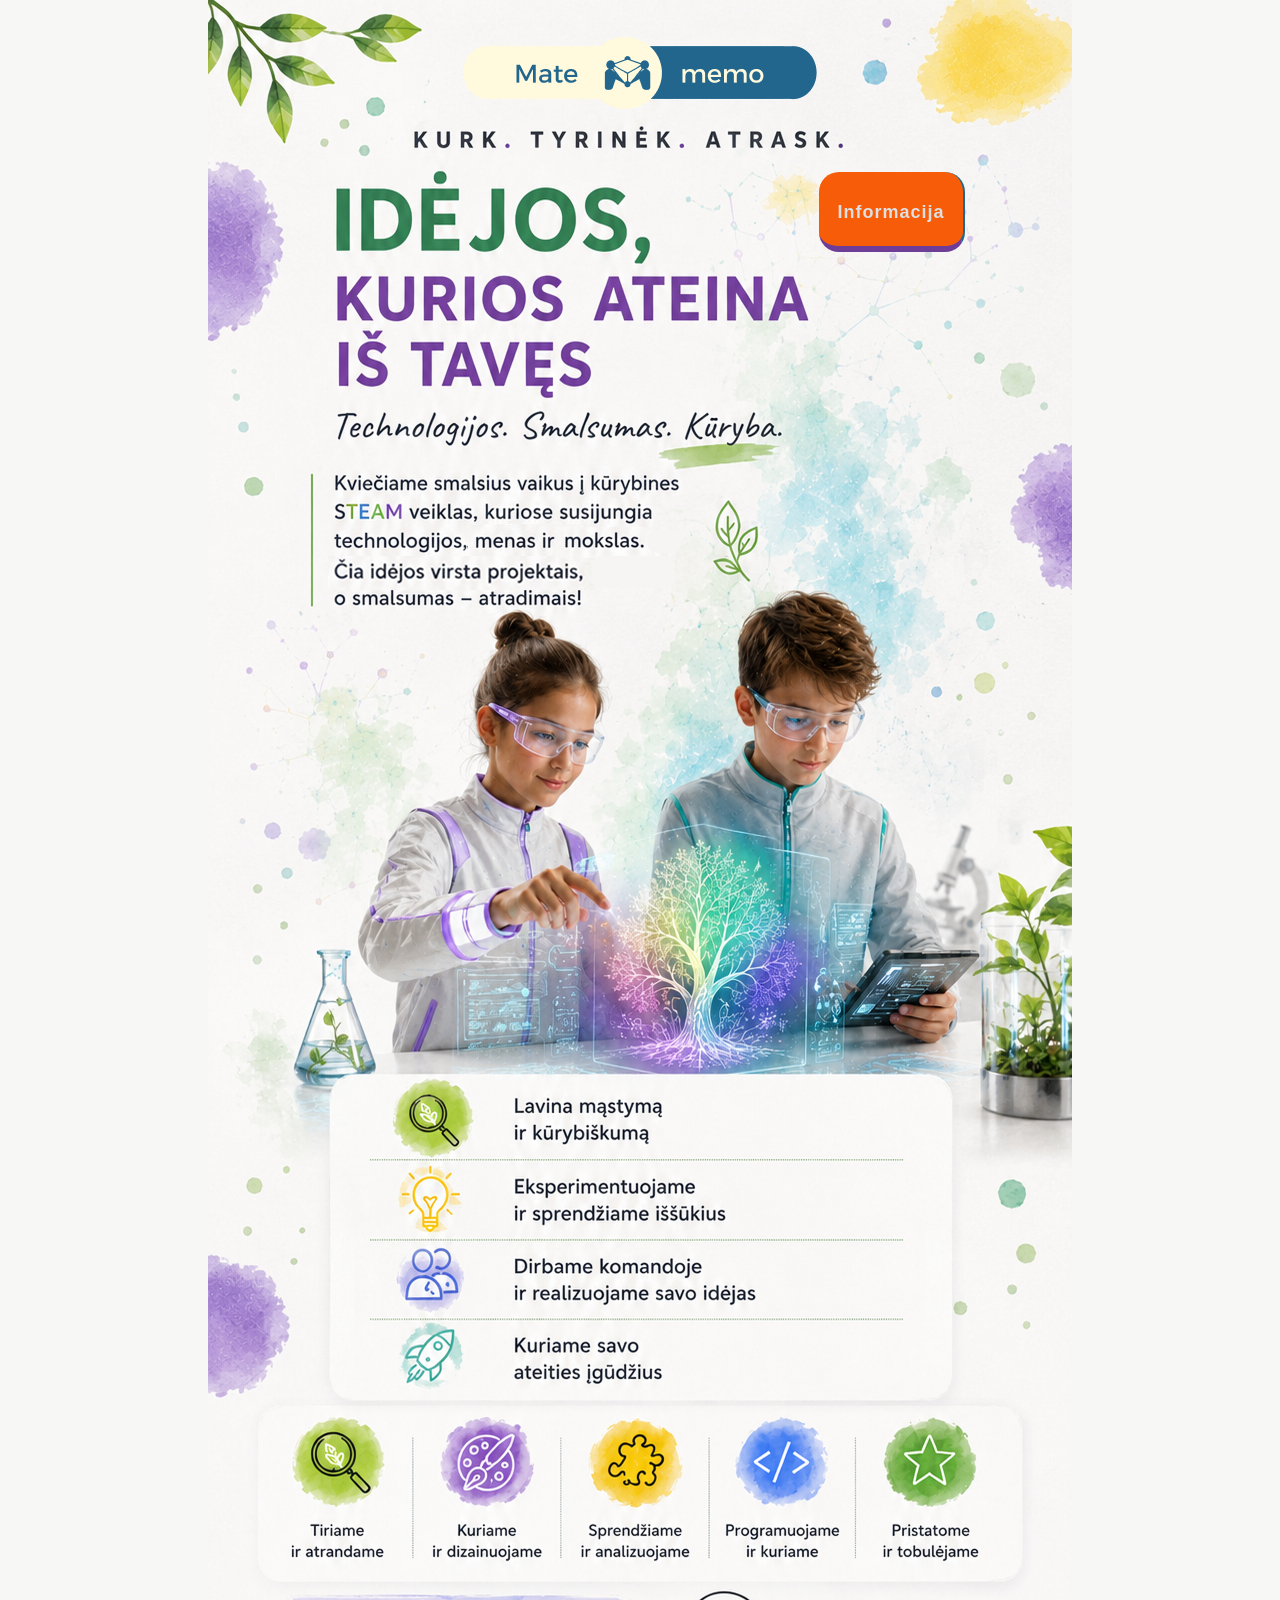
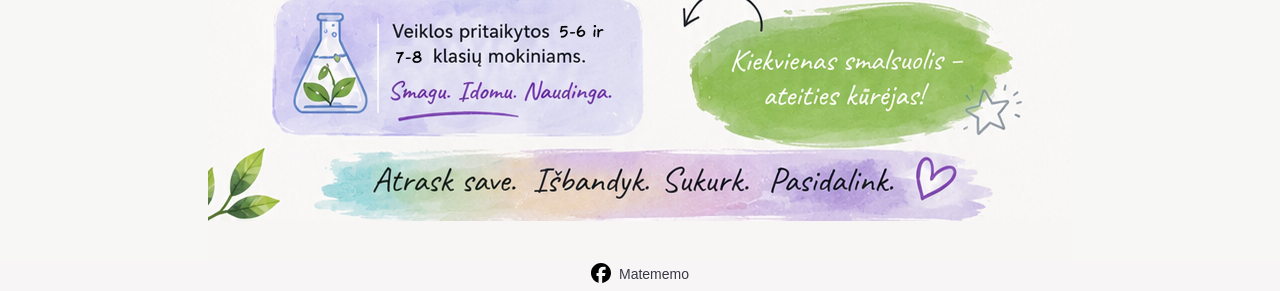
<file: index.html>
<!doctype html>
<html
  lang="en"
  data-ws-project="05970db6-4d90-49e1-b683-463512431e3f"
  data-ws-last-published="2026-05-11T20:37:38.236Z"
>
  <head>
    <link
      rel="stylesheet"
      type="text/css"
      href="/assets/static/app_generated_index-6937cd5a.DZXZnSqi.css"
    />
    <meta charset="UTF-8" />
    <meta name="viewport" content="width=device-width,initial-scale=1" />
    <link rel="icon" href="/assets/favicon-512_QmLTHyUiosXPIubehChgP.png" />
    <meta property="og:url" content="https://url/" />
    <meta property="og:title" content="Matememo" />
    <meta property="og:type" content="website" />
    <meta property="og:site_name" content="Matememo" />
    <title>Matememo</title>
    <script type="application/ld+json">
      {
        "@context": "https://schema.org",
        "@type": "WebSite",
        "name": "Matememo"
      }
    </script>
  </head>
  <body class="w-element w-element-76">
    <a href="/menu" class="w-element w-a">Informacija<br /></a>
    <div class="w-element w-element-7">
      <img
        alt=""
        width="864"
        height="1860"
        src="/assets/hero-mobile-864-1860_iKYpv-2N0uJVNUIzOVFwM.png"
        class="w-image w-image-1"
        sizes="100vw"
        srcset="
          /assets/hero-mobile-864-1860_iKYpv-2N0uJVNUIzOVFwM.png   16w,
          /assets/hero-mobile-864-1860_iKYpv-2N0uJVNUIzOVFwM.png   32w,
          /assets/hero-mobile-864-1860_iKYpv-2N0uJVNUIzOVFwM.png   48w,
          /assets/hero-mobile-864-1860_iKYpv-2N0uJVNUIzOVFwM.png   64w,
          /assets/hero-mobile-864-1860_iKYpv-2N0uJVNUIzOVFwM.png   96w,
          /assets/hero-mobile-864-1860_iKYpv-2N0uJVNUIzOVFwM.png  128w,
          /assets/hero-mobile-864-1860_iKYpv-2N0uJVNUIzOVFwM.png  256w,
          /assets/hero-mobile-864-1860_iKYpv-2N0uJVNUIzOVFwM.png  384w,
          /assets/hero-mobile-864-1860_iKYpv-2N0uJVNUIzOVFwM.png  640w,
          /assets/hero-mobile-864-1860_iKYpv-2N0uJVNUIzOVFwM.png  750w,
          /assets/hero-mobile-864-1860_iKYpv-2N0uJVNUIzOVFwM.png  828w,
          /assets/hero-mobile-864-1860_iKYpv-2N0uJVNUIzOVFwM.png 1080w,
          /assets/hero-mobile-864-1860_iKYpv-2N0uJVNUIzOVFwM.png 1200w,
          /assets/hero-mobile-864-1860_iKYpv-2N0uJVNUIzOVFwM.png 1920w
        "
        decoding="async"
        loading="lazy"
      />
    </div>
    <div class="w-element w-element-75">
      <a
        href="https://www.facebook.com/profile.php?id=61589250568674"
        target="_blank"
        class="w-element w-element-74"
        ><img
          alt=""
          width="24"
          height="24"
          src="/assets/fb-icon__BVZtiXc45_aFnfK8zkJe.svg"
          class="w-image w-image-2"
          sizes="100vw"
          srcset="
            /assets/fb-icon__BVZtiXc45_aFnfK8zkJe.svg 16w,
            /assets/fb-icon__BVZtiXc45_aFnfK8zkJe.svg 32w,
            /assets/fb-icon__BVZtiXc45_aFnfK8zkJe.svg 48w
          "
          decoding="async"
          loading="lazy"
        />
        <p class="w-element w-element-81">Matememo</p></a
      >
    </div>
    <script id="vike_pageContext" type="application/json">
      {
        "_urlRewrite": null,
        "pageId": "/pages/index",
        "routeParams": {},
        "data": {
          "url": "https://url/",
          "system": {
            "params": {},
            "search": {},
            "origin": "https://url",
            "pathname": "/"
          },
          "resources": {},
          "pageMeta": {
            "title": "Matememo",
            "description": "!undefined",
            "excludePageFromSearch": "!undefined",
            "language": "!undefined",
            "socialImageAssetName": "!undefined",
            "socialImageUrl": "!undefined",
            "status": "!undefined",
            "redirect": "!undefined",
            "custom": []
          }
        }
      }
    </script>
    <script id="vike_globalContext" type="application/json">
      {}
    </script>
    <script
      src="/assets/entries/entry-server-routing.DWjZf7H_.js"
      type="module"
      async
    ></script>
    <link
      rel="modulepreload"
      href="/assets/entries/pages_index.Car_KHwH.js"
      as="script"
      type="text/javascript"
    /><link
      rel="modulepreload"
      href="/assets/chunks/chunk-BR75Kv1E.js"
      as="script"
      type="text/javascript"
    />
  </body>
</html>
</file>
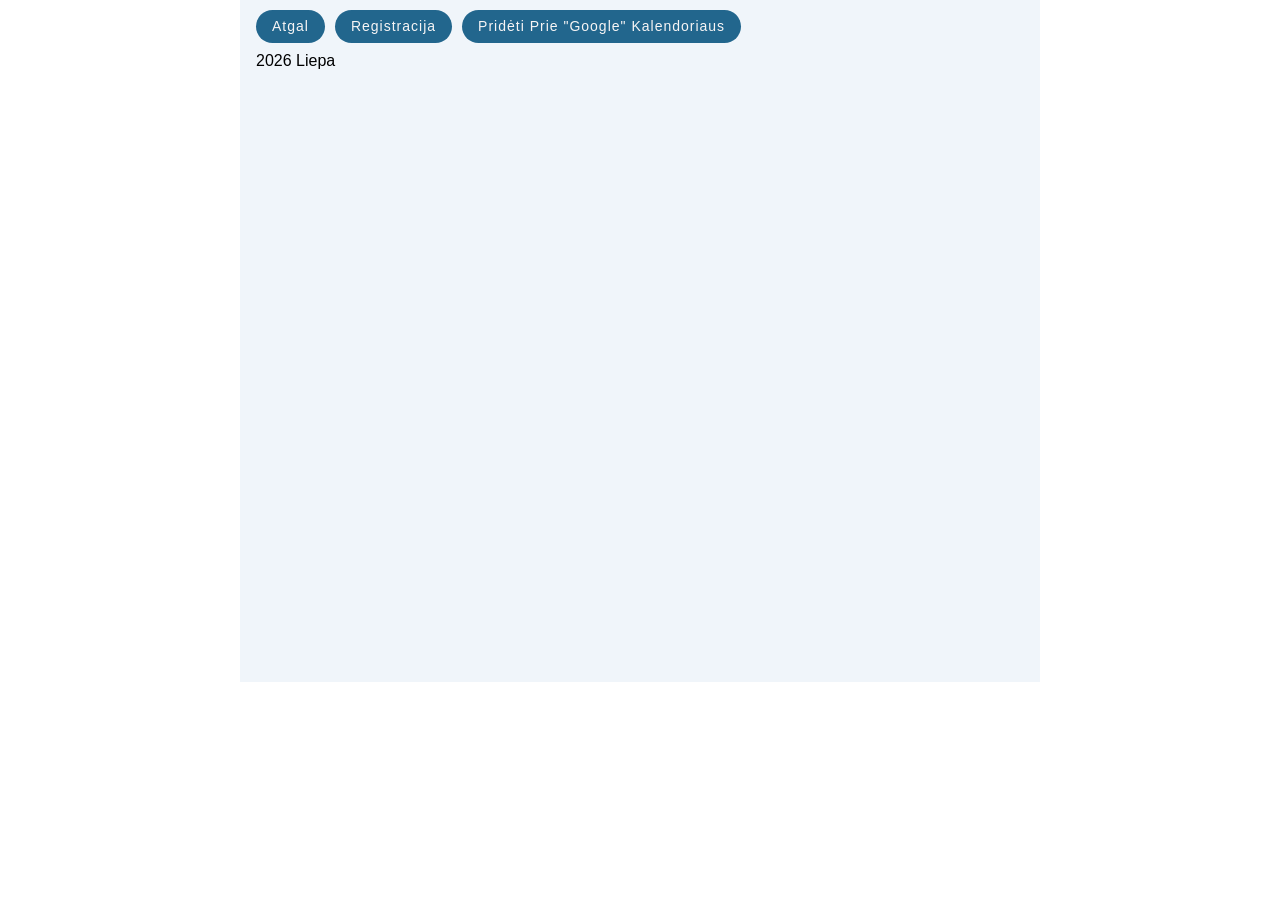
<file: calender26l1d1d/index.html>
<!doctype html>
<html
  lang="en"
  data-ws-project="05970db6-4d90-49e1-b683-463512431e3f"
  data-ws-last-published="2026-05-11T20:37:38.236Z"
>
  <head>
    <link
      rel="stylesheet"
      type="text/css"
      href="/assets/static/app_generated_index-6937cd5a.DZXZnSqi.css"
    />
    <meta charset="UTF-8" />
    <meta name="viewport" content="width=device-width,initial-scale=1" />
    <link rel="icon" href="/assets/favicon-512_QmLTHyUiosXPIubehChgP.png" />
    <meta property="og:url" content="https://url/calender26l1d1d" />
    <meta property="og:title" content="Matememo" />
    <meta property="og:type" content="website" />
    <meta property="og:site_name" content="Matememo" />
    <meta name="robots" content="noindex, nofollow" />
    <meta property="twitter:card" content="summary_large_image" />
    <title>Matememo</title>
    <script type="application/ld+json">
      {
        "@context": "https://schema.org",
        "@type": "WebSite",
        "name": "Matememo"
      }
    </script>
  </head>
  <body class="w-element w-element-8">
    <div class="w-element w-element-15">
      <div class="w-element w-element-9">
        <a href="/menu" class="w-element w-element-10">Atgal</a
        ><a
          href="https://docs.google.com/forms/d/e/1FAIpQLSdCv6xscpXUroeNP7PkikssCNUM3LRQNgT1XXqdXz2oamVPww/viewform?usp=publish-editor"
          target="_blank"
          class="w-element w-element-11"
          >Registracija</a
        ><a
          href="https://calendar.google.com/calendar/u/0/r?cid=e2d75d221bdce9a686cda7d48092d521c9f6de0e4fdb7ef4ca4911d2fd33de8e@group.calendar.google.com"
          target="_blank"
          class="w-element w-element-12"
          >Pridėti prie &quot;Google&quot; kalendoriaus</a
        >
      </div>
      <div class="w-element w-element-13">2026 Liepa</div>
      <div class="w-element w-element-14">
        <div class="w-html-embed">
          <iframe
            src="https://calendar.google.com/calendar/embed?src=e2d75d221bdce9a686cda7d48092d521c9f6de0e4fdb7ef4ca4911d2fd33de8e%40group.calendar.google.com&amp;ctz=Europe%2FVilnius&amp;hl=lt&amp;mode=MONTH&amp;dates=20260701/20260731&amp;showTitle=0&amp;showNav=0&amp;showDate=0&amp;showPrint=0&amp;showTabs=0&amp;showCalendars=0"
            style="border: 0"
            width="800"
            height="600"
            frameborder="0"
            scrolling="no"
          >
          </iframe>
        </div>
      </div>
    </div>
    <script id="vike_pageContext" type="application/json">
      {
        "_urlRewrite": null,
        "pageId": "/pages/calender26l1d1d",
        "routeParams": {},
        "data": {
          "url": "https://url/calender26l1d1d",
          "system": {
            "params": {},
            "search": {},
            "origin": "https://url",
            "pathname": "/calender26l1d1d"
          },
          "resources": {},
          "pageMeta": {
            "title": "Matememo",
            "description": "",
            "excludePageFromSearch": true,
            "language": "",
            "socialImageAssetName": "!undefined",
            "socialImageUrl": "",
            "status": "!undefined",
            "redirect": "",
            "custom": []
          }
        }
      }
    </script>
    <script id="vike_globalContext" type="application/json">
      {}
    </script>
    <script
      src="/assets/entries/entry-server-routing.DWjZf7H_.js"
      type="module"
      async
    ></script>
    <link
      rel="modulepreload"
      href="/assets/entries/pages_calender26l1d1d.AfxAeW4c.js"
      as="script"
      type="text/javascript"
    /><link
      rel="modulepreload"
      href="/assets/chunks/chunk-BR75Kv1E.js"
      as="script"
      type="text/javascript"
    /><link
      rel="modulepreload"
      href="/assets/chunks/chunk-6IiCVm80.js"
      as="script"
      type="text/javascript"
    />
  </body>
</html>
</file>
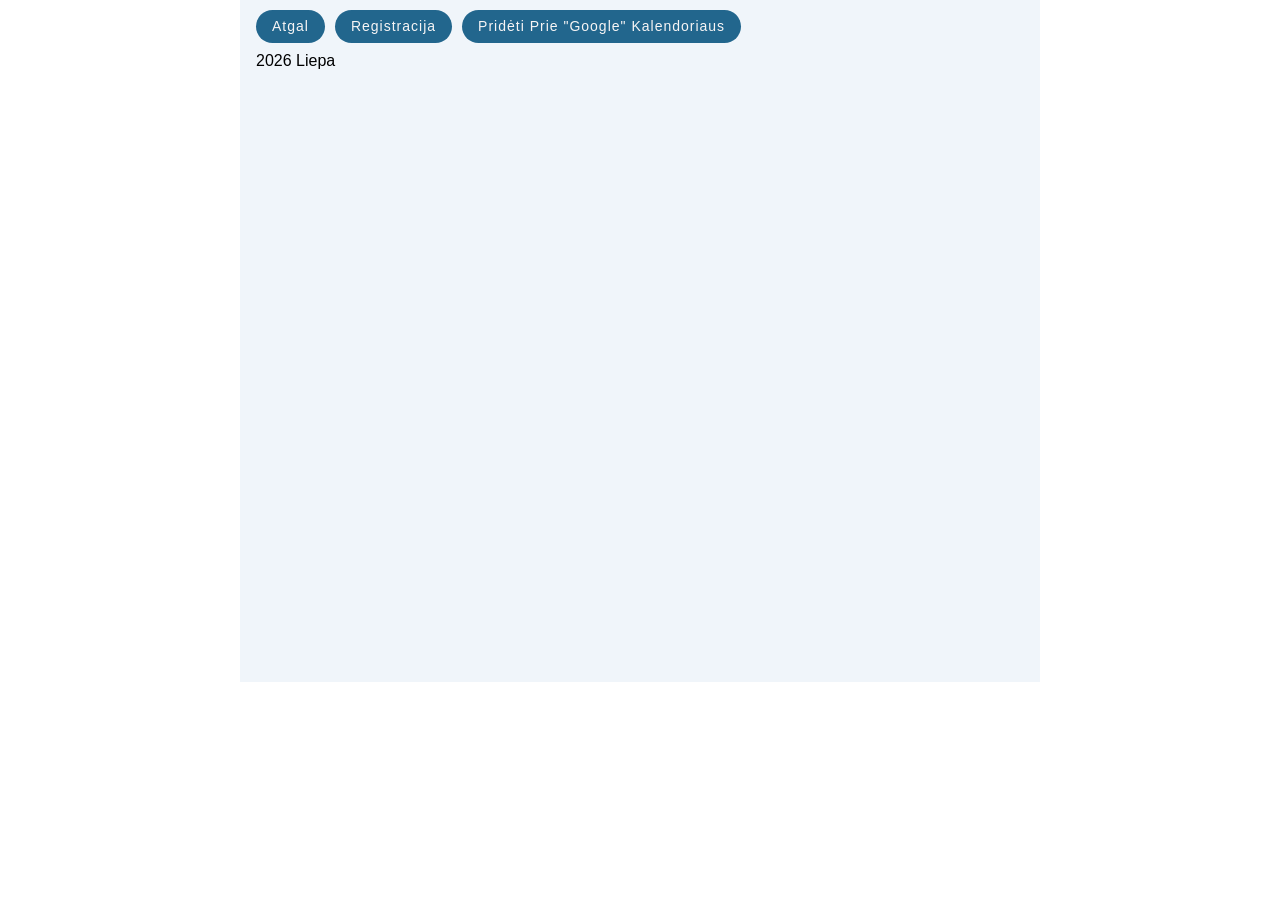
<file: calender26l1d1m/index.html>
<!doctype html>
<html
  lang="en"
  data-ws-project="05970db6-4d90-49e1-b683-463512431e3f"
  data-ws-last-published="2026-05-11T20:37:38.236Z"
>
  <head>
    <link
      rel="stylesheet"
      type="text/css"
      href="/assets/static/app_generated_index-6937cd5a.DZXZnSqi.css"
    />
    <meta charset="UTF-8" />
    <meta name="viewport" content="width=device-width,initial-scale=1" />
    <link rel="icon" href="/assets/favicon-512_QmLTHyUiosXPIubehChgP.png" />
    <meta property="og:url" content="https://url/calender26l1d1m" />
    <meta property="og:title" content="Matememo" />
    <meta property="og:type" content="website" />
    <meta property="og:site_name" content="Matememo" />
    <meta name="robots" content="noindex, nofollow" />
    <meta property="twitter:card" content="summary_large_image" />
    <title>Matememo</title>
    <script type="application/ld+json">
      {
        "@context": "https://schema.org",
        "@type": "WebSite",
        "name": "Matememo"
      }
    </script>
  </head>
  <body class="w-element w-element-42">
    <div class="w-element w-element-43">
      <div class="w-element w-element-44">
        <a href="/menu" class="w-element w-element-45">Atgal</a
        ><a
          href="https://docs.google.com/forms/d/e/1FAIpQLSemorac3fqlpUXrXV9SFDyhRF4cbJwesO-5PgdeLO_gob_KFA/viewform?usp=publish-editor"
          target="_blank"
          class="w-element w-element-46"
          >Registracija</a
        ><a
          href="https://calendar.google.com/calendar/u/0/r?cid=ff073b164ec3720635c8da87a959c2fb78402cd1af0103e3773cebe5e30198e7@group.calendar.google.com"
          target="_blank"
          class="w-element w-element-47"
          >Pridėti prie &quot;Google&quot; kalendoriaus</a
        >
      </div>
      <div class="w-element w-element-48">2026 Liepa</div>
      <div class="w-element w-element-49">
        <div class="w-html-embed">
          <iframe
            src="https://calendar.google.com/calendar/embed?src=ff073b164ec3720635c8da87a959c2fb78402cd1af0103e3773cebe5e30198e7@group.calendar.google.com&amp;ctz=Europe%2FVilnius&amp;hl=lt&amp;mode=MONTH&amp;dates=20260701/20260731&amp;showTitle=0&amp;showNav=0&amp;showDate=0&amp;showPrint=0&amp;showTabs=0&amp;showCalendars=0"
            style="border: 0"
            width="800"
            height="600"
            frameborder="0"
            scrolling="no"
          >
          </iframe>
        </div>
      </div>
    </div>
    <script id="vike_pageContext" type="application/json">
      {
        "_urlRewrite": null,
        "pageId": "/pages/calender26l1d1m",
        "routeParams": {},
        "data": {
          "url": "https://url/calender26l1d1m",
          "system": {
            "params": {},
            "search": {},
            "origin": "https://url",
            "pathname": "/calender26l1d1m"
          },
          "resources": {},
          "pageMeta": {
            "title": "Matememo",
            "description": "",
            "excludePageFromSearch": true,
            "language": "",
            "socialImageAssetName": "!undefined",
            "socialImageUrl": "",
            "status": "!undefined",
            "redirect": "",
            "custom": []
          }
        }
      }
    </script>
    <script id="vike_globalContext" type="application/json">
      {}
    </script>
    <script
      src="/assets/entries/entry-server-routing.DWjZf7H_.js"
      type="module"
      async
    ></script>
    <link
      rel="modulepreload"
      href="/assets/entries/pages_calender26l1d1m.D-pYWL9C.js"
      as="script"
      type="text/javascript"
    /><link
      rel="modulepreload"
      href="/assets/chunks/chunk-BR75Kv1E.js"
      as="script"
      type="text/javascript"
    /><link
      rel="modulepreload"
      href="/assets/chunks/chunk-6IiCVm80.js"
      as="script"
      type="text/javascript"
    />
  </body>
</html>
</file>
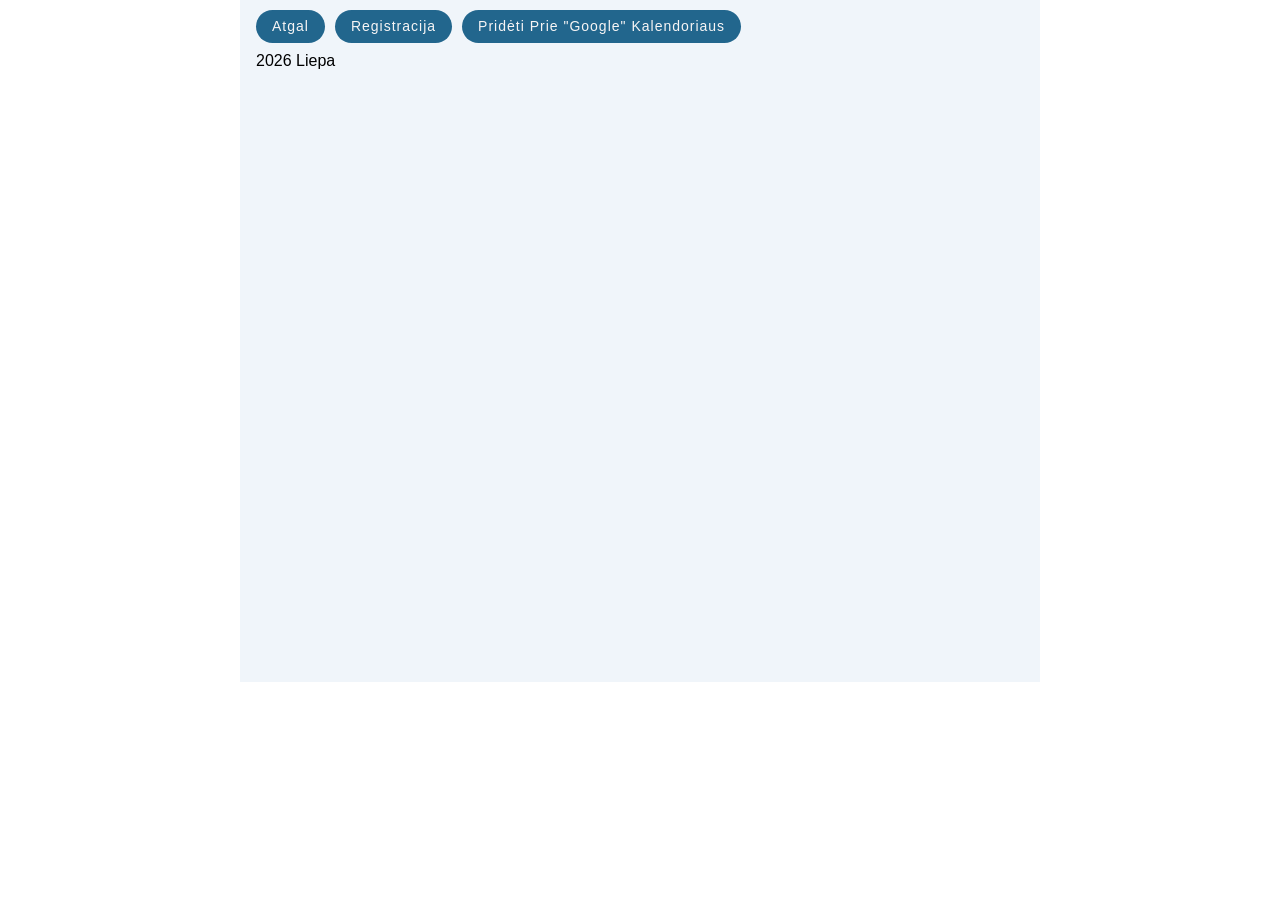
<file: calender26l1d2d/index.html>
<!doctype html>
<html
  lang="en"
  data-ws-project="05970db6-4d90-49e1-b683-463512431e3f"
  data-ws-last-published="2026-05-11T20:37:38.236Z"
>
  <head>
    <link
      rel="stylesheet"
      type="text/css"
      href="/assets/static/app_generated_index-6937cd5a.DZXZnSqi.css"
    />
    <meta charset="UTF-8" />
    <meta name="viewport" content="width=device-width,initial-scale=1" />
    <link rel="icon" href="/assets/favicon-512_QmLTHyUiosXPIubehChgP.png" />
    <meta property="og:url" content="https://url/calender26l1d2d" />
    <meta property="og:title" content="Matememo" />
    <meta property="og:type" content="website" />
    <meta property="og:site_name" content="Matememo" />
    <meta name="robots" content="noindex, nofollow" />
    <meta property="twitter:card" content="summary_large_image" />
    <title>Matememo</title>
    <script type="application/ld+json">
      {
        "@context": "https://schema.org",
        "@type": "WebSite",
        "name": "Matememo"
      }
    </script>
  </head>
  <body class="w-element w-element-18">
    <div class="w-element w-element-19">
      <div class="w-element w-element-20">
        <a href="/menu" class="w-element w-element-21">Atgal</a
        ><a
          href="https://docs.google.com/forms/d/e/1FAIpQLSdH8EbvKxMpStcA4cVjXvAMPe98Q-RkSVCrk5UDTPU2RLc3WQ/viewform?usp=publish-editor"
          target="_blank"
          class="w-element w-element-22"
          >Registracija</a
        ><a
          href="https://calendar.google.com/calendar/u/0/r?cid=98a6f7a1c7594f9cb90216ffd7def96ce6de31a38148e3695c7dff6874991a8d@group.calendar.google.com"
          target="_blank"
          class="w-element w-element-23"
          >Pridėti prie &quot;Google&quot; kalendoriaus</a
        >
      </div>
      <div class="w-element w-element-24">2026 Liepa</div>
      <div class="w-element w-element-25">
        <div class="w-html-embed">
          <iframe
            src="https://calendar.google.com/calendar/embed?src=98a6f7a1c7594f9cb90216ffd7def96ce6de31a38148e3695c7dff6874991a8d@group.calendar.google.com&amp;ctz=Europe%2FVilnius&amp;hl=lt&amp;mode=MONTH&amp;dates=20260701/20260731&amp;showTitle=0&amp;showNav=0&amp;showDate=0&amp;showPrint=0&amp;showTabs=0&amp;showCalendars=0"
            style="border: 0"
            width="800"
            height="600"
            frameborder="0"
            scrolling="no"
          >
          </iframe>
        </div>
      </div>
    </div>
    <script id="vike_pageContext" type="application/json">
      {
        "_urlRewrite": null,
        "pageId": "/pages/calender26l1d2d",
        "routeParams": {},
        "data": {
          "url": "https://url/calender26l1d2d",
          "system": {
            "params": {},
            "search": {},
            "origin": "https://url",
            "pathname": "/calender26l1d2d"
          },
          "resources": {},
          "pageMeta": {
            "title": "Matememo",
            "description": "",
            "excludePageFromSearch": true,
            "language": "",
            "socialImageAssetName": "!undefined",
            "socialImageUrl": "",
            "status": "!undefined",
            "redirect": "",
            "custom": []
          }
        }
      }
    </script>
    <script id="vike_globalContext" type="application/json">
      {}
    </script>
    <script
      src="/assets/entries/entry-server-routing.DWjZf7H_.js"
      type="module"
      async
    ></script>
    <link
      rel="modulepreload"
      href="/assets/entries/pages_calender26l1d2d.FTcmUGXI.js"
      as="script"
      type="text/javascript"
    /><link
      rel="modulepreload"
      href="/assets/chunks/chunk-BR75Kv1E.js"
      as="script"
      type="text/javascript"
    /><link
      rel="modulepreload"
      href="/assets/chunks/chunk-6IiCVm80.js"
      as="script"
      type="text/javascript"
    />
  </body>
</html>
</file>
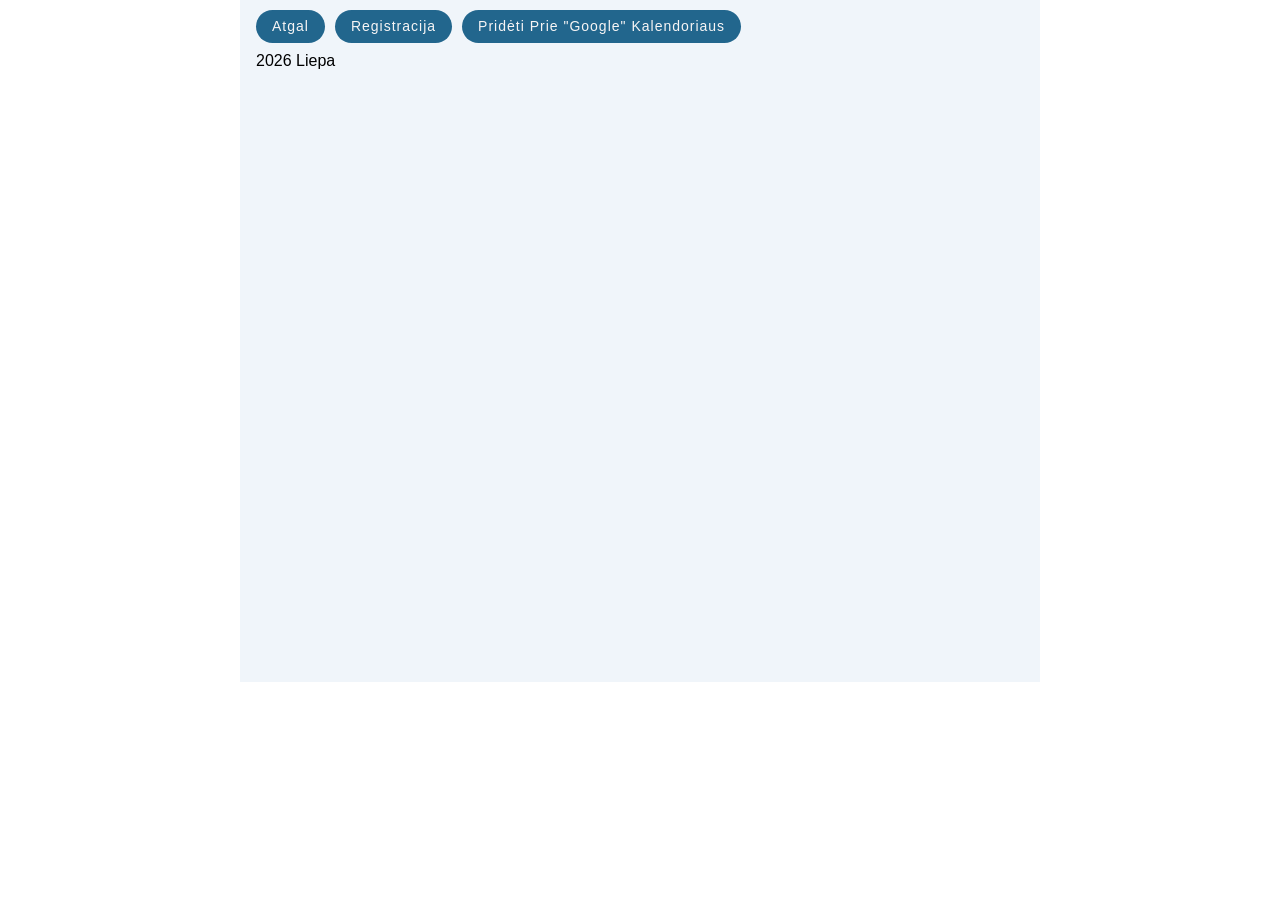
<file: calender26l1d2m/index.html>
<!doctype html>
<html
  lang="en"
  data-ws-project="05970db6-4d90-49e1-b683-463512431e3f"
  data-ws-last-published="2026-05-11T20:37:38.236Z"
>
  <head>
    <link
      rel="stylesheet"
      type="text/css"
      href="/assets/static/app_generated_index-6937cd5a.DZXZnSqi.css"
    />
    <meta charset="UTF-8" />
    <meta name="viewport" content="width=device-width,initial-scale=1" />
    <link rel="icon" href="/assets/favicon-512_QmLTHyUiosXPIubehChgP.png" />
    <meta property="og:url" content="https://url/calender26l1d2m" />
    <meta property="og:title" content="Matememo" />
    <meta property="og:type" content="website" />
    <meta property="og:site_name" content="Matememo" />
    <meta name="robots" content="noindex, nofollow" />
    <meta property="twitter:card" content="summary_large_image" />
    <title>Matememo</title>
    <script type="application/ld+json">
      {
        "@context": "https://schema.org",
        "@type": "WebSite",
        "name": "Matememo"
      }
    </script>
  </head>
  <body class="w-element w-element-50">
    <div class="w-element w-element-51">
      <div class="w-element w-element-52">
        <a href="/menu" class="w-element w-element-53">Atgal</a
        ><a
          href="https://docs.google.com/forms/d/e/1FAIpQLSdVz9wB9XPMgjGe4-dXNe3U9kEZ61WL6KhoFJQqHNchvffdxA/viewform?usp=publish-editor"
          target="_blank"
          class="w-element w-element-54"
          >Registracija</a
        ><a
          href="https://calendar.google.com/calendar/u/0/r?cid=cbd6908b52eb213279402c46ad9fa188eddf75c22ce19c731f84ca9513293ee4@group.calendar.google.com"
          target="_blank"
          class="w-element w-element-55"
          >Pridėti prie &quot;Google&quot; kalendoriaus</a
        >
      </div>
      <div class="w-element w-element-56">2026 Liepa</div>
      <div class="w-element w-element-57">
        <div class="w-html-embed">
          <iframe
            src="https://calendar.google.com/calendar/embed?src=cbd6908b52eb213279402c46ad9fa188eddf75c22ce19c731f84ca9513293ee4@group.calendar.google.com&amp;ctz=Europe%2FVilnius&amp;hl=lt&amp;mode=MONTH&amp;dates=20260701/20260731&amp;showTitle=0&amp;showNav=0&amp;showDate=0&amp;showPrint=0&amp;showTabs=0&amp;showCalendars=0"
            style="border: 0"
            width="800"
            height="600"
            frameborder="0"
            scrolling="no"
          >
          </iframe>
        </div>
      </div>
    </div>
    <script id="vike_pageContext" type="application/json">
      {
        "_urlRewrite": null,
        "pageId": "/pages/calender26l1d2m",
        "routeParams": {},
        "data": {
          "url": "https://url/calender26l1d2m",
          "system": {
            "params": {},
            "search": {},
            "origin": "https://url",
            "pathname": "/calender26l1d2m"
          },
          "resources": {},
          "pageMeta": {
            "title": "Matememo",
            "description": "",
            "excludePageFromSearch": true,
            "language": "",
            "socialImageAssetName": "!undefined",
            "socialImageUrl": "",
            "status": "!undefined",
            "redirect": "",
            "custom": []
          }
        }
      }
    </script>
    <script id="vike_globalContext" type="application/json">
      {}
    </script>
    <script
      src="/assets/entries/entry-server-routing.DWjZf7H_.js"
      type="module"
      async
    ></script>
    <link
      rel="modulepreload"
      href="/assets/entries/pages_calender26l1d2m.Datyu5vX.js"
      as="script"
      type="text/javascript"
    /><link
      rel="modulepreload"
      href="/assets/chunks/chunk-BR75Kv1E.js"
      as="script"
      type="text/javascript"
    /><link
      rel="modulepreload"
      href="/assets/chunks/chunk-6IiCVm80.js"
      as="script"
      type="text/javascript"
    />
  </body>
</html>
</file>
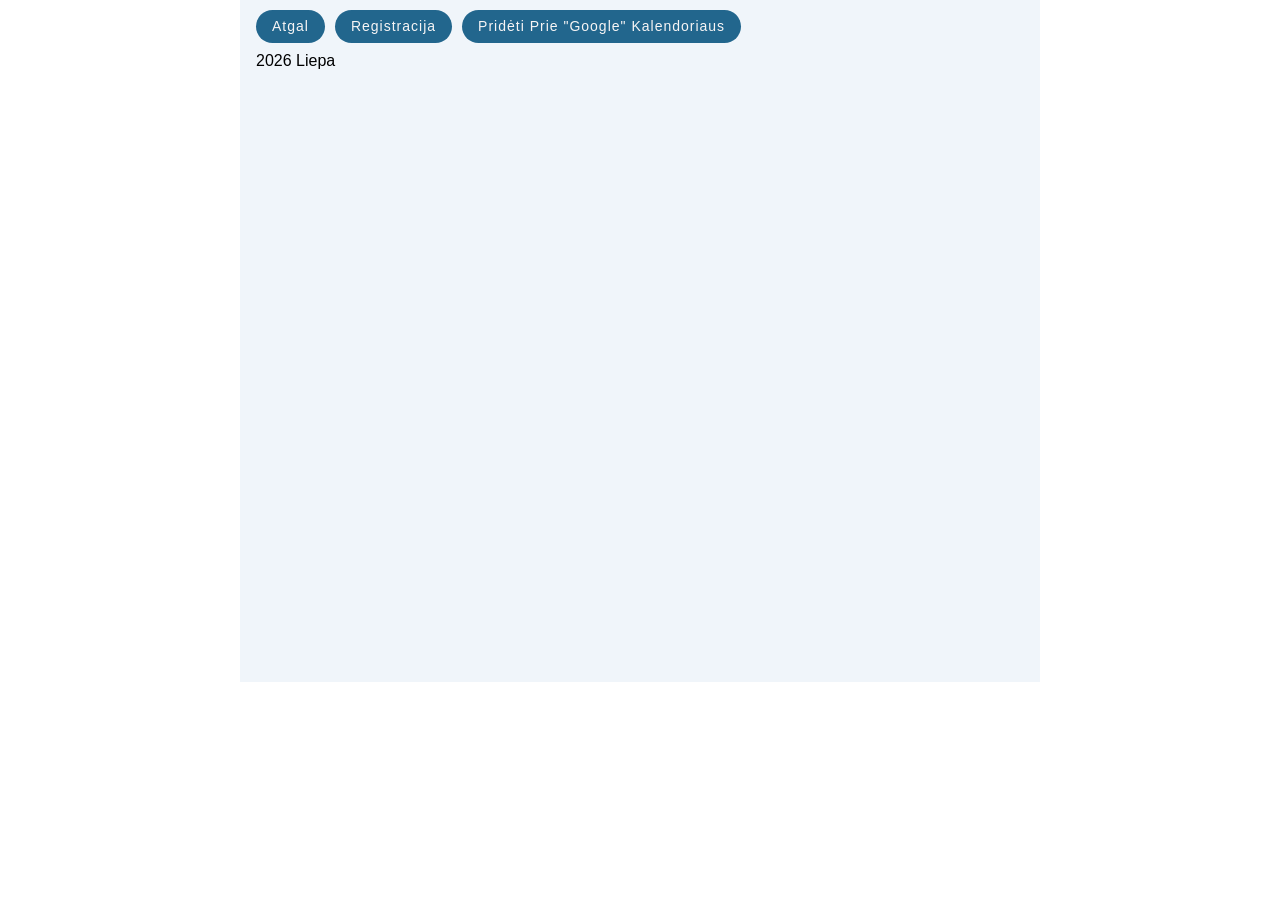
<file: calender26l2d1d/index.html>
<!doctype html>
<html
  lang="en"
  data-ws-project="05970db6-4d90-49e1-b683-463512431e3f"
  data-ws-last-published="2026-05-11T20:37:38.236Z"
>
  <head>
    <link
      rel="stylesheet"
      type="text/css"
      href="/assets/static/app_generated_index-6937cd5a.DZXZnSqi.css"
    />
    <meta charset="UTF-8" />
    <meta name="viewport" content="width=device-width,initial-scale=1" />
    <link rel="icon" href="/assets/favicon-512_QmLTHyUiosXPIubehChgP.png" />
    <meta property="og:url" content="https://url/calender26l2d1d" />
    <meta property="og:title" content="Matememo" />
    <meta property="og:type" content="website" />
    <meta property="og:site_name" content="Matememo" />
    <meta name="robots" content="noindex, nofollow" />
    <meta property="twitter:card" content="summary_large_image" />
    <title>Matememo</title>
    <script type="application/ld+json">
      {
        "@context": "https://schema.org",
        "@type": "WebSite",
        "name": "Matememo"
      }
    </script>
  </head>
  <body class="w-element w-element-26">
    <div class="w-element w-element-27">
      <div class="w-element w-element-28">
        <a href="/menu" class="w-element w-element-29">Atgal</a
        ><a
          href="https://docs.google.com/forms/d/e/1FAIpQLScRiT4zWiTV6GZLA7tgYWrJdq33htGS_euBnfV7SsSQAGlhTw/viewform?usp=publish-editor"
          target="_blank"
          class="w-element w-element-30"
          >Registracija</a
        ><a
          href="https://calendar.google.com/calendar/u/0/r?cid=0b9e8263898b53f6c8bebe40c931d30b507ccae0669552b62f2a0e40b5e95b1c@group.calendar.google.com"
          target="_blank"
          class="w-element w-element-31"
          >Pridėti prie &quot;Google&quot; kalendoriaus</a
        >
      </div>
      <div class="w-element w-element-32">2026 Liepa</div>
      <div class="w-element w-element-33">
        <div class="w-html-embed">
          <iframe
            src="https://calendar.google.com/calendar/embed?src=0b9e8263898b53f6c8bebe40c931d30b507ccae0669552b62f2a0e40b5e95b1c@group.calendar.google.com&amp;ctz=Europe%2FVilnius&amp;hl=lt&amp;mode=MONTH&amp;dates=20260701/20260731&amp;showTitle=0&amp;showNav=0&amp;showDate=0&amp;showPrint=0&amp;showTabs=0&amp;showCalendars=0"
            style="border: 0"
            width="800"
            height="600"
            frameborder="0"
            scrolling="no"
          >
          </iframe>
        </div>
      </div>
    </div>
    <script id="vike_pageContext" type="application/json">
      {
        "_urlRewrite": null,
        "pageId": "/pages/calender26l2d1d",
        "routeParams": {},
        "data": {
          "url": "https://url/calender26l2d1d",
          "system": {
            "params": {},
            "search": {},
            "origin": "https://url",
            "pathname": "/calender26l2d1d"
          },
          "resources": {},
          "pageMeta": {
            "title": "Matememo",
            "description": "",
            "excludePageFromSearch": true,
            "language": "",
            "socialImageAssetName": "!undefined",
            "socialImageUrl": "",
            "status": "!undefined",
            "redirect": "",
            "custom": []
          }
        }
      }
    </script>
    <script id="vike_globalContext" type="application/json">
      {}
    </script>
    <script
      src="/assets/entries/entry-server-routing.DWjZf7H_.js"
      type="module"
      async
    ></script>
    <link
      rel="modulepreload"
      href="/assets/entries/pages_calender26l2d1d.P1eyQPZ7.js"
      as="script"
      type="text/javascript"
    /><link
      rel="modulepreload"
      href="/assets/chunks/chunk-BR75Kv1E.js"
      as="script"
      type="text/javascript"
    /><link
      rel="modulepreload"
      href="/assets/chunks/chunk-6IiCVm80.js"
      as="script"
      type="text/javascript"
    />
  </body>
</html>
</file>
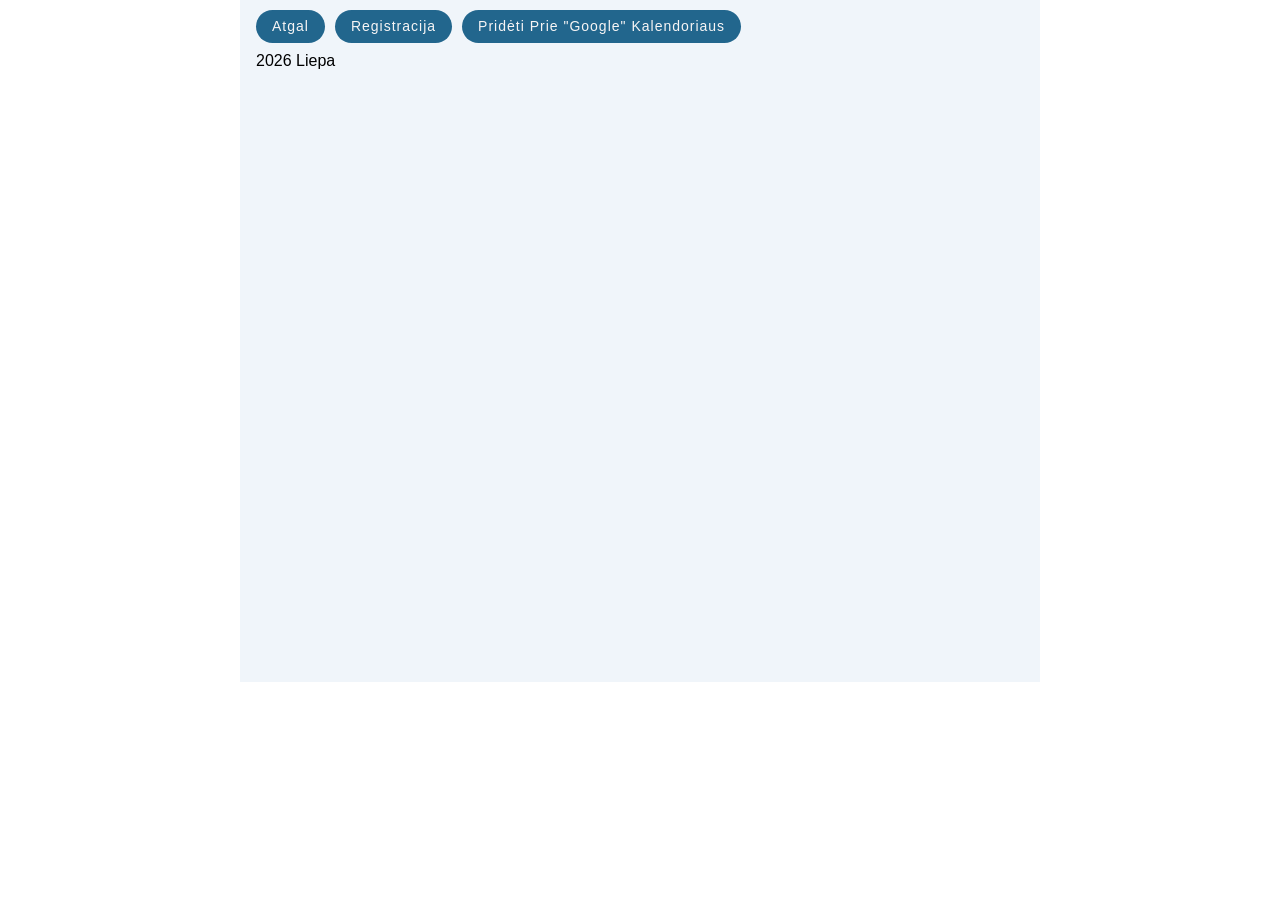
<file: calender26l2d1m/index.html>
<!doctype html>
<html
  lang="en"
  data-ws-project="05970db6-4d90-49e1-b683-463512431e3f"
  data-ws-last-published="2026-05-11T20:37:38.236Z"
>
  <head>
    <link
      rel="stylesheet"
      type="text/css"
      href="/assets/static/app_generated_index-6937cd5a.DZXZnSqi.css"
    />
    <meta charset="UTF-8" />
    <meta name="viewport" content="width=device-width,initial-scale=1" />
    <link rel="icon" href="/assets/favicon-512_QmLTHyUiosXPIubehChgP.png" />
    <meta property="og:url" content="https://url/calender26l2d1m" />
    <meta property="og:title" content="Matememo" />
    <meta property="og:type" content="website" />
    <meta property="og:site_name" content="Matememo" />
    <meta name="robots" content="noindex, nofollow" />
    <meta property="twitter:card" content="summary_large_image" />
    <title>Matememo</title>
    <script type="application/ld+json">
      {
        "@context": "https://schema.org",
        "@type": "WebSite",
        "name": "Matememo"
      }
    </script>
  </head>
  <body class="w-element w-element-58">
    <div class="w-element w-element-59">
      <div class="w-element w-element-60">
        <a href="/menu" class="w-element w-element-61">Atgal</a
        ><a
          href="https://docs.google.com/forms/d/e/1FAIpQLSfvaqTx0seD31iPTPWT9CcpyAKkkGCUecLSoQIkrDeuLJ1ioA/viewform?usp=publish-editor"
          target="_blank"
          class="w-element w-element-62"
          >Registracija</a
        ><a
          href="https://calendar.google.com/calendar/u/0/r?cid=1dd98754229b22d7d7e2cd4ccc72ca9bab039cd47eebb969e83702341f3a34cb@group.calendar.google.com"
          target="_blank"
          class="w-element w-element-63"
          >Pridėti prie &quot;Google&quot; kalendoriaus</a
        >
      </div>
      <div class="w-element w-element-64">2026 Liepa</div>
      <div class="w-element w-element-65">
        <div class="w-html-embed">
          <iframe
            src="https://calendar.google.com/calendar/embed?src=1dd98754229b22d7d7e2cd4ccc72ca9bab039cd47eebb969e83702341f3a34cb@group.calendar.google.com&amp;ctz=Europe%2FVilnius&amp;hl=lt&amp;mode=MONTH&amp;dates=20260701/20260731&amp;showTitle=0&amp;showNav=0&amp;showDate=0&amp;showPrint=0&amp;showTabs=0&amp;showCalendars=0"
            style="border: 0"
            width="800"
            height="600"
            frameborder="0"
            scrolling="no"
          >
          </iframe>
        </div>
      </div>
    </div>
    <script id="vike_pageContext" type="application/json">
      {
        "_urlRewrite": null,
        "pageId": "/pages/calender26l2d1m",
        "routeParams": {},
        "data": {
          "url": "https://url/calender26l2d1m",
          "system": {
            "params": {},
            "search": {},
            "origin": "https://url",
            "pathname": "/calender26l2d1m"
          },
          "resources": {},
          "pageMeta": {
            "title": "Matememo",
            "description": "",
            "excludePageFromSearch": true,
            "language": "",
            "socialImageAssetName": "!undefined",
            "socialImageUrl": "",
            "status": "!undefined",
            "redirect": "",
            "custom": []
          }
        }
      }
    </script>
    <script id="vike_globalContext" type="application/json">
      {}
    </script>
    <script
      src="/assets/entries/entry-server-routing.DWjZf7H_.js"
      type="module"
      async
    ></script>
    <link
      rel="modulepreload"
      href="/assets/entries/pages_calender26l2d1m.DvxM_n7D.js"
      as="script"
      type="text/javascript"
    /><link
      rel="modulepreload"
      href="/assets/chunks/chunk-BR75Kv1E.js"
      as="script"
      type="text/javascript"
    /><link
      rel="modulepreload"
      href="/assets/chunks/chunk-6IiCVm80.js"
      as="script"
      type="text/javascript"
    />
  </body>
</html>
</file>
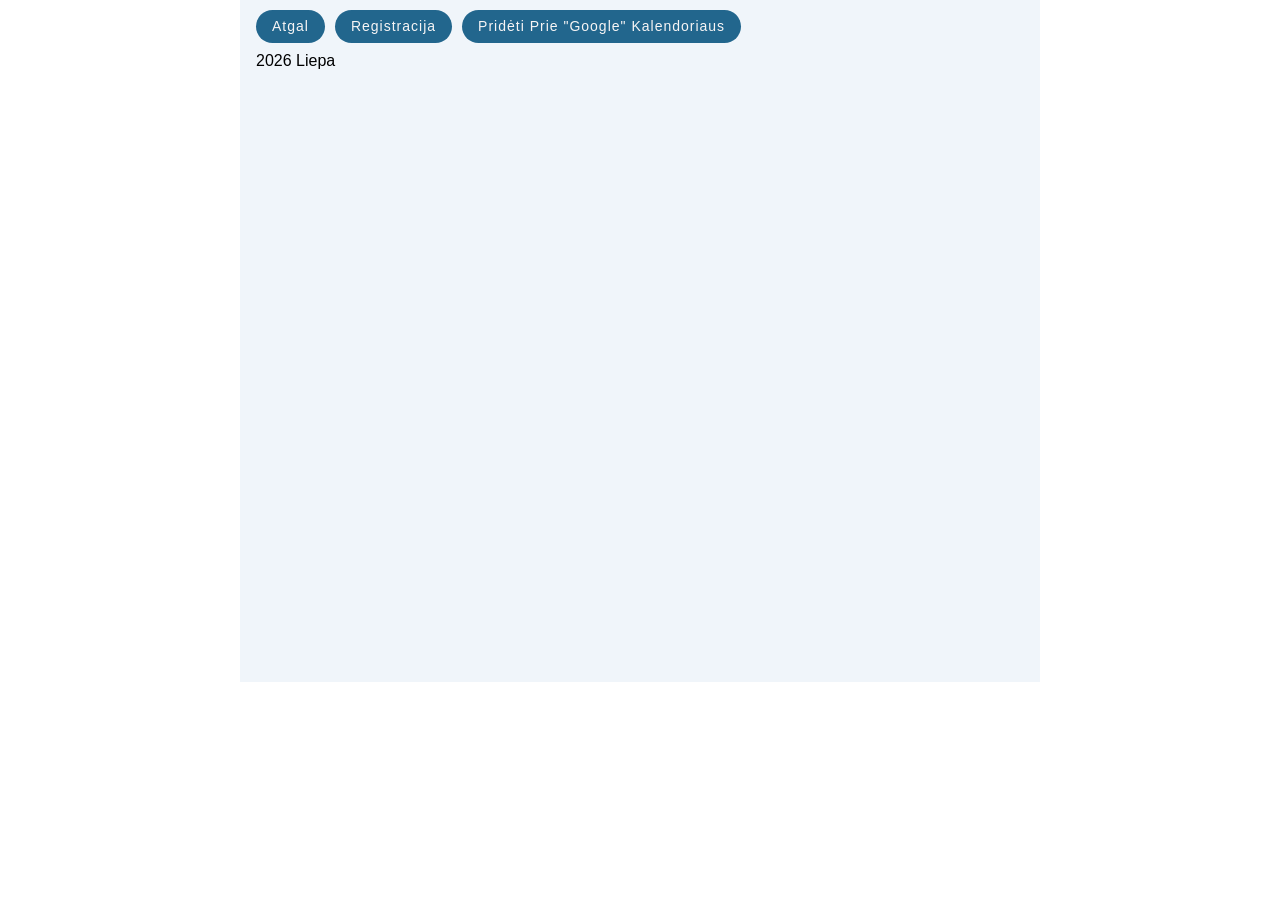
<file: calender26l2d2d/index.html>
<!doctype html>
<html
  lang="en"
  data-ws-project="05970db6-4d90-49e1-b683-463512431e3f"
  data-ws-last-published="2026-05-11T20:37:38.236Z"
>
  <head>
    <link
      rel="stylesheet"
      type="text/css"
      href="/assets/static/app_generated_index-6937cd5a.DZXZnSqi.css"
    />
    <meta charset="UTF-8" />
    <meta name="viewport" content="width=device-width,initial-scale=1" />
    <link rel="icon" href="/assets/favicon-512_QmLTHyUiosXPIubehChgP.png" />
    <meta property="og:url" content="https://url/calender26l2d2d" />
    <meta property="og:title" content="Matememo" />
    <meta property="og:type" content="website" />
    <meta property="og:site_name" content="Matememo" />
    <meta name="robots" content="noindex, nofollow" />
    <meta property="twitter:card" content="summary_large_image" />
    <title>Matememo</title>
    <script type="application/ld+json">
      {
        "@context": "https://schema.org",
        "@type": "WebSite",
        "name": "Matememo"
      }
    </script>
  </head>
  <body class="w-element w-element-34">
    <div class="w-element w-element-35">
      <div class="w-element w-element-36">
        <a href="/menu" class="w-element w-element-37">Atgal</a
        ><a
          href="https://docs.google.com/forms/d/e/1FAIpQLSf2y7lVgiTEGriZtx2kIec8bWwYnuYNOKhaoiTRshWqLegUdA/viewform?usp=publish-editor"
          target="_blank"
          class="w-element w-element-38"
          >Registracija</a
        ><a
          href="https://calendar.google.com/calendar/u/0/r?cid=cd87c13485f8c75a4f0f88e539b6732d8ff1dfb86df19e3703b8b8a7e3d61635@group.calendar.google.com"
          target="_blank"
          class="w-element w-element-39"
          >Pridėti prie &quot;Google&quot; kalendoriaus</a
        >
      </div>
      <div class="w-element w-element-40">2026 Liepa</div>
      <div class="w-element w-element-41">
        <div class="w-html-embed">
          <iframe
            src="https://calendar.google.com/calendar/embed?src=cd87c13485f8c75a4f0f88e539b6732d8ff1dfb86df19e3703b8b8a7e3d61635@group.calendar.google.com&amp;ctz=Europe%2FVilnius&amp;hl=lt&amp;mode=MONTH&amp;dates=20260701/20260731&amp;showTitle=0&amp;showNav=0&amp;showDate=0&amp;showPrint=0&amp;showTabs=0&amp;showCalendars=0"
            style="border: 0"
            width="800"
            height="600"
            frameborder="0"
            scrolling="no"
          >
          </iframe>
        </div>
      </div>
    </div>
    <script id="vike_pageContext" type="application/json">
      {
        "_urlRewrite": null,
        "pageId": "/pages/calender26l2d2d",
        "routeParams": {},
        "data": {
          "url": "https://url/calender26l2d2d",
          "system": {
            "params": {},
            "search": {},
            "origin": "https://url",
            "pathname": "/calender26l2d2d"
          },
          "resources": {},
          "pageMeta": {
            "title": "Matememo",
            "description": "",
            "excludePageFromSearch": true,
            "language": "",
            "socialImageAssetName": "!undefined",
            "socialImageUrl": "",
            "status": "!undefined",
            "redirect": "",
            "custom": []
          }
        }
      }
    </script>
    <script id="vike_globalContext" type="application/json">
      {}
    </script>
    <script
      src="/assets/entries/entry-server-routing.DWjZf7H_.js"
      type="module"
      async
    ></script>
    <link
      rel="modulepreload"
      href="/assets/entries/pages_calender26l2d2d.RbD2zWVG.js"
      as="script"
      type="text/javascript"
    /><link
      rel="modulepreload"
      href="/assets/chunks/chunk-BR75Kv1E.js"
      as="script"
      type="text/javascript"
    /><link
      rel="modulepreload"
      href="/assets/chunks/chunk-6IiCVm80.js"
      as="script"
      type="text/javascript"
    />
  </body>
</html>
</file>
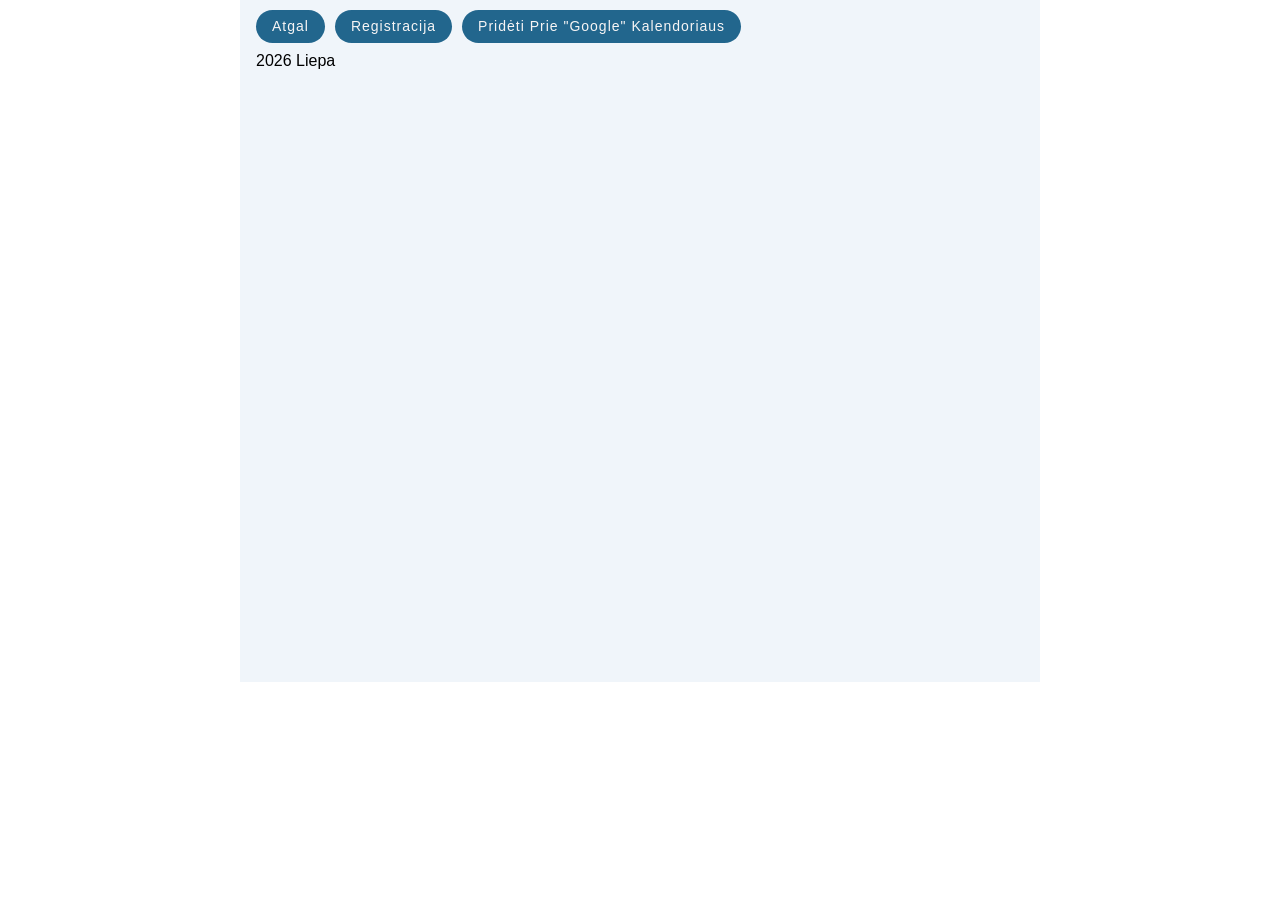
<file: calender26l2d2m/index.html>
<!doctype html>
<html
  lang="en"
  data-ws-project="05970db6-4d90-49e1-b683-463512431e3f"
  data-ws-last-published="2026-05-11T20:37:38.236Z"
>
  <head>
    <link
      rel="stylesheet"
      type="text/css"
      href="/assets/static/app_generated_index-6937cd5a.DZXZnSqi.css"
    />
    <meta charset="UTF-8" />
    <meta name="viewport" content="width=device-width,initial-scale=1" />
    <link rel="icon" href="/assets/favicon-512_QmLTHyUiosXPIubehChgP.png" />
    <meta property="og:url" content="https://url/calender26l2d2m" />
    <meta property="og:title" content="Matememo" />
    <meta property="og:type" content="website" />
    <meta property="og:site_name" content="Matememo" />
    <meta name="robots" content="noindex, nofollow" />
    <meta property="twitter:card" content="summary_large_image" />
    <title>Matememo</title>
    <script type="application/ld+json">
      {
        "@context": "https://schema.org",
        "@type": "WebSite",
        "name": "Matememo"
      }
    </script>
  </head>
  <body class="w-element w-element-66">
    <div class="w-element w-element-67">
      <div class="w-element w-element-68">
        <a href="/menu" class="w-element w-element-69">Atgal</a
        ><a
          href="https://docs.google.com/forms/d/e/1FAIpQLSdw7-XsAj5m3kx9op1INcH4tUpiF6BhfATcFSrVHKxq5O98fg/viewform?usp=publish-editor"
          target="_blank"
          class="w-element w-element-70"
          >Registracija</a
        ><a
          href="https://calendar.google.com/calendar/u/0/r?cid=03c2bdcec1be719bf4890f67a1f398888ff39271f5d8af8dd77c39ca1bc9a434@group.calendar.google.com"
          target="_blank"
          class="w-element w-element-71"
          >Pridėti prie &quot;Google&quot; kalendoriaus</a
        >
      </div>
      <div class="w-element w-element-72">2026 Liepa</div>
      <div class="w-element w-element-73">
        <div class="w-html-embed">
          <iframe
            src="https://calendar.google.com/calendar/embed?src=03c2bdcec1be719bf4890f67a1f398888ff39271f5d8af8dd77c39ca1bc9a434@group.calendar.google.com&amp;ctz=Europe%2FVilnius&amp;hl=lt&amp;mode=MONTH&amp;dates=20260701/20260731&amp;showTitle=0&amp;showNav=0&amp;showDate=0&amp;showPrint=0&amp;showTabs=0&amp;showCalendars=0"
            style="border: 0"
            width="800"
            height="600"
            frameborder="0"
            scrolling="no"
          >
          </iframe>
        </div>
      </div>
    </div>
    <script id="vike_pageContext" type="application/json">
      {
        "_urlRewrite": null,
        "pageId": "/pages/calender26l2d2m",
        "routeParams": {},
        "data": {
          "url": "https://url/calender26l2d2m",
          "system": {
            "params": {},
            "search": {},
            "origin": "https://url",
            "pathname": "/calender26l2d2m"
          },
          "resources": {},
          "pageMeta": {
            "title": "Matememo",
            "description": "",
            "excludePageFromSearch": true,
            "language": "",
            "socialImageAssetName": "!undefined",
            "socialImageUrl": "",
            "status": "!undefined",
            "redirect": "",
            "custom": []
          }
        }
      }
    </script>
    <script id="vike_globalContext" type="application/json">
      {}
    </script>
    <script
      src="/assets/entries/entry-server-routing.DWjZf7H_.js"
      type="module"
      async
    ></script>
    <link
      rel="modulepreload"
      href="/assets/entries/pages_calender26l2d2m.2f17PT_s.js"
      as="script"
      type="text/javascript"
    /><link
      rel="modulepreload"
      href="/assets/chunks/chunk-BR75Kv1E.js"
      as="script"
      type="text/javascript"
    /><link
      rel="modulepreload"
      href="/assets/chunks/chunk-6IiCVm80.js"
      as="script"
      type="text/javascript"
    />
  </body>
</html>
</file>
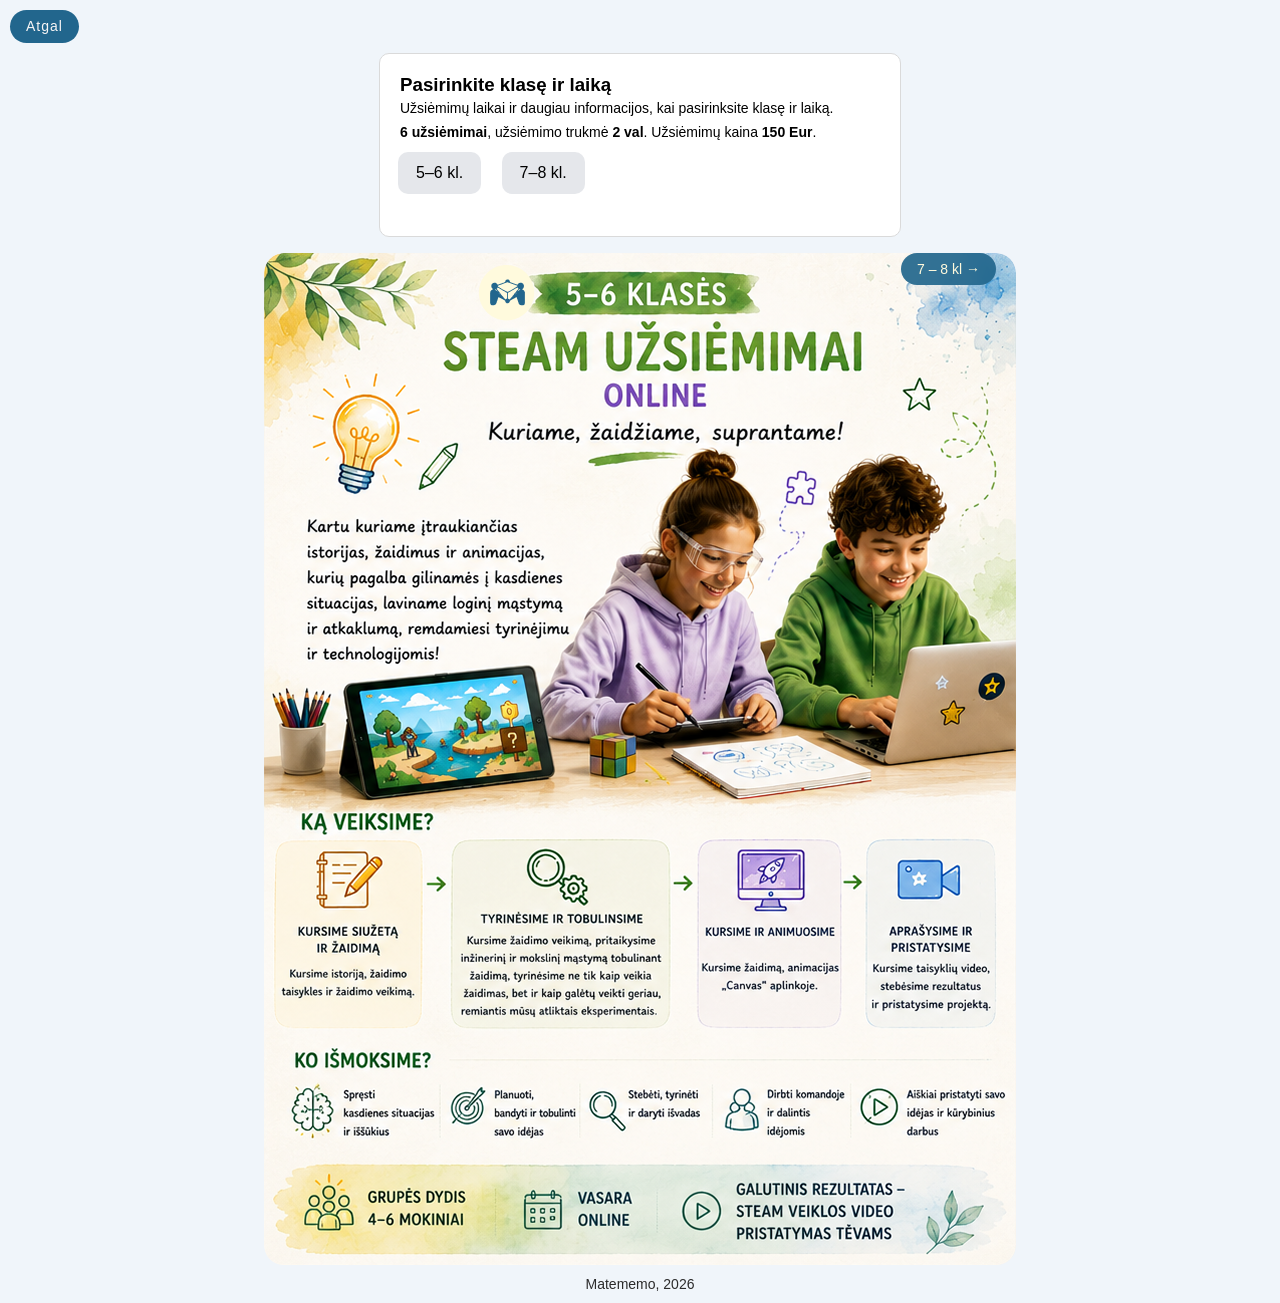
<file: menu/index.html>
<!doctype html>
<html
  lang="en"
  data-ws-project="05970db6-4d90-49e1-b683-463512431e3f"
  data-ws-last-published="2026-05-11T20:37:38.236Z"
>
  <head>
    <link
      rel="stylesheet"
      type="text/css"
      href="/assets/static/app_generated_index-6937cd5a.DZXZnSqi.css"
    />
    <meta charset="UTF-8" />
    <meta name="viewport" content="width=device-width,initial-scale=1" />
    <link rel="icon" href="/assets/favicon-512_QmLTHyUiosXPIubehChgP.png" />
    <meta property="og:url" content="https://url/menu" />
    <meta property="og:title" content="Matememo" />
    <meta property="og:type" content="website" />
    <meta property="og:site_name" content="Matememo" />
    <meta name="robots" content="noindex, nofollow" />
<link rel="icon" type="image/png" href="/favicon-96x96.png?v=20260513" sizes="96x96" />
<link rel="icon" type="image/svg+xml" href="/favicon.svg?v=20260513" />
<link rel="shortcut icon" href="/favicon.ico?v=20260513" />
<link rel="apple-touch-icon" sizes="180x180" href="/apple-touch-icon.png?v=20260513" />
<meta name="apple-mobile-web-app-title" content="Matememo" />
<link rel="manifest" href="/site.webmanifest?v=20260513" />
    <meta property="twitter:card" content="summary_large_image" />
    <title>Matememo</title>
    <script type="application/ld+json">
      {
        "@context": "https://schema.org",
        "@type": "WebSite",
        "name": "Matememo"
      }
    </script>
  </head>
  <body class="w-element w-element-77">
    <div class="w-element w-element-17">
      <a href="/" class="w-element w-element-16">Atgal</a>
    </div>
    <div class="w-element w-div">
      <div class="w-html-embed w-html-embed-1">
        <style>
          #selection-widget button {
            padding: 12px 18px;
            margin: 8px;
            border: none;
            border-radius: 10px;
            background: #e5e7eb;
            cursor: pointer;
            font-size: 16px;
            transition: all 0.2s ease;
          }

          #selection-widget button:hover {
            background: #d1d5db;
          }

          #selection-widget button.active {
            background: #22668d;
            color: white;
          }

          #selection-widget .step {
            margin-bottom: 24px;
          }
        </style>

        <div
          id="selection-widget"
          style="
            max-width: 500px;
            margin: 0 auto;
            font-family: sans-serif;
            background: #ffffff;
            border-radius: 10px;
            padding: 10px;
            border: 1px solid #dadada;
          "
        >
          <div class="step" id="step1">
            <h3 style="margin: 10px 10px 0">Pasirinkite klasę ir laiką</h3>
             <p style="margin: 0 10px; font-size: 14px; line-height: 24px;">Užsiėmimų laikai ir daugiau informacijos, kai pasirinksite klasę ir laiką.</p>
    <p style="margin: 0 10px; font-size: 14px; line-height: 24px;"><b>6 užsiėmimai</b>, užsiėmimo trukmė <b>2 val</b>. Užsiėmimų kaina <b>150 Eur</b>.</p>
            <button onclick="selectClass('5-6', this)">5–6 kl.</button>
            <button onclick="selectClass('7-8', this)">7–8 kl.</button>
          </div>

          <div class="step" id="step2" style="display: none">
            <h3 style="margin: 0 10px">Pasirinkite laikotarpį</h3>
            <button onclick="selectPeriod('first-half', this)">
              Liepos pirmos dvi savaitės
            </button>
            <button onclick="selectPeriod('second-half', this)">
              Liepos antros dvi savaitės
            </button>
          </div>

          <div class="step" id="step3" style="display: none">
            <h3 style="margin: 0 10px">Pasirinkite laiką</h3>
            <button onclick="goToPage('11-13', this)">11:00–13:00</button>
            <button onclick="goToPage('13-15', this)">13:00–15:00</button>
          </div>
        </div>

        <script>
          let selectedClass = "";
          let selectedPeriod = "";

          function setActiveButton(containerId, clickedButton) {
            const buttons = document.querySelectorAll(`#${containerId} button`);
            buttons.forEach((btn) => btn.classList.remove("active"));
            clickedButton.classList.add("active");
          }

          function selectClass(classValue, button) {
            selectedClass = classValue;
            setActiveButton("step1", button);

            document.getElementById("step2").style.display = "block";
            document.getElementById("step3").style.display = "none";
          }

          function selectPeriod(periodValue, button) {
            selectedPeriod = periodValue;
            setActiveButton("step2", button);

            document.getElementById("step3").style.display = "block";
          }

          function goToPage(timeValue, button) {
            setActiveButton("step3", button);

            const links = {
              "5-6": {
                "first-half": {
                  "11-13":
                    "https://matememo.netlify.app/Calender26L1D1M",
                  "13-15":
                    "https://matememo.netlify.app/Calender26L1D2M",
                },
                "second-half": {
                  "11-13":
                    "https://matememo.netlify.app/Calender26L2D1M",
                  "13-15":
                    "https://matememo.netlify.app/Calender26L2D2M",
                },
              },
              "7-8": {
                "first-half": {
                  "11-13":
                    "https://matememo.netlify.app/Calender26L1D1D",
                  "13-15":
                    "https://matememo.netlify.app/Calender26L1D2D",
                },
                "second-half": {
                  "11-13":
                    "https://matememo.netlify.app/Calender26L2D1D",
                  "13-15":
                    "https://matememo.netlify.app/Calender26L2D2D",
                },
              },
            };

            const url = links[selectedClass][selectedPeriod][timeValue];

            if (url) {
              window.location.href = url;
            }
          }
        </script>
      </div>
    </div>
 
    <div class="w-element">
      <div class="w-html-embed">
        <div class="grade-switcher">
          <!-- IMAGE 1 -->
          <div class="slide active" id="slide1">
            <img
              src="/assets/5-6-kl-steam-info-752-1012_CJrlbQoxKxv_vVsloOs7z.png"
              alt="5-6 klasė"
            />

            <button class="switch-btn right" onclick="showSlide(2)">
              7 – 8 kl →
            </button>
          </div>

          <!-- IMAGE 2 -->
          <div class="slide" id="slide2">
            <img
              src="/assets/7-8-kl-steam-info-752-1012_P8dQPuulZ6F1kEdfLa_GW.png"
              alt="7-8 klasė"
            />

            <button class="switch-btn left" onclick="showSlide(1)">
              ← 5 – 6 kl
            </button>
          </div>
        </div>

        <style>
          .grade-switcher {
            position: relative;
            width: 100%;
            max-width: 752px;
            margin: auto;
          }

          .slide {
            display: none;
            position: relative;
          }

          .slide.active {
            display: block;
          }

          .slide img {
            width: 100%;
            display: block;
            border-radius: 20px;
          }

          /* BUTTON */
          .switch-btn {
            position: absolute;
            top: 0px;

            background: rgba(34, 102, 141, 0.92);
            color: #fffadd;

            border: none;
            padding: 8px 16px;

            border-radius: 999px;

            font-size: 14px;
            font-weight: 400;
            font-family: Arial, Roboto, sans-serif;

            cursor: pointer;

            transition: all 0.25s ease;

            backdrop-filter: blur(6px);

            z-index: 10;
          }

          .switch-btn:hover {
            transform: scale(1.05);
          }

          .switch-btn.right {
            right: 20px;
          }

          .switch-btn.left {
            left: 20px;
          }

          /* MOBILE */
          @media (max-width: 768px) {
            .switch-btn {
              font-size: 15px;
              padding: 10px 16px;
              top: 14px;
            }

            .switch-btn.right {
              right: 14px;
            }

            .switch-btn.left {
              left: 14px;
            }
          }
        </style>

        <script>
          function showSlide(slideNumber) {
            const slides = document.querySelectorAll(".slide");

            slides.forEach((slide) => {
              slide.classList.remove("active");
            });

            document
              .getElementById("slide" + slideNumber)
              .classList.add("active");
          }
        </script>
      </div>
    </div>
    <div class="w-element w-element-80">Matememo, 2026</div>
    <div class="w-element w-element-75">
      <a
        href="https://www.facebook.com/profile.php?id=61589250568674"
        target="_blank"
        class="w-element w-element-74"
        ><img
          alt=""
          width="24"
          height="24"
          src="/assets/fb-icon__BVZtiXc45_aFnfK8zkJe.svg"
          class="w-image w-image-2"
          sizes="100vw"
          srcset="
            /assets/fb-icon__BVZtiXc45_aFnfK8zkJe.svg 16w,
            /assets/fb-icon__BVZtiXc45_aFnfK8zkJe.svg 32w,
            /assets/fb-icon__BVZtiXc45_aFnfK8zkJe.svg 48w
          "
          decoding="async"
          loading="lazy"
        />
        <p class="w-element w-element-81">Matememo</p></a
      >
    </div>
    <script id="vike_pageContext" type="application/json">
      {
        "_urlRewrite": null,
        "pageId": "/pages/menu",
        "routeParams": {},
        "data": {
          "url": "https://url/menu",
          "system": {
            "params": {},
            "search": {},
            "origin": "https://url",
            "pathname": "/menu"
          },
          "resources": {},
          "pageMeta": {
            "title": "Matememo",
            "description": "",
            "excludePageFromSearch": true,
            "language": "",
            "socialImageAssetName": "!undefined",
            "socialImageUrl": "",
            "status": "!undefined",
            "redirect": "",
            "custom": []
          }
        }
      }
    </script>
    <script id="vike_globalContext" type="application/json">
      {}
    </script>
    <script
      src="/assets/entries/entry-server-routing.DWjZf7H_.js"
      type="module"
      async
    ></script>
    <link
      rel="modulepreload"
      href="/assets/entries/pages_menu.krK7zBEq.js"
      as="script"
      type="text/javascript"
    /><link
      rel="modulepreload"
      href="/assets/chunks/chunk-BR75Kv1E.js"
      as="script"
      type="text/javascript"
    /><link
      rel="modulepreload"
      href="/assets/chunks/chunk-6IiCVm80.js"
      as="script"
      type="text/javascript"
    />
  </body>
</html>
</file>
<file: assets/static/app_generated_index-6937cd5a.DZXZnSqi.css>
@layer presets{:root{display:grid;min-height:100%;grid-template-rows:auto;grid-template-columns:1fr;font-family:Arial,Roboto,sans-serif;font-size:16px;line-height:1.2;white-space:pre-wrap;white-space-collapse:preserve}a.w-element{box-sizing:border-box}body.w-element{box-sizing:border-box;-webkit-font-smoothing:antialiased;-moz-osx-font-smoothing:grayscale;margin:0}div.w-element,p.w-element{box-sizing:border-box}img.w-image{box-sizing:border-box;max-width:100%;display:block;height:auto}div.w-html-embed{display:contents;white-space:normal;white-space-collapse:collapse}}@media all{.w-element-1{display:flex;justify-content:center;align-items:center;background-color:#fff}.w-element-2{position:relative;text-align:center;font-weight:900;font-size:8rem;line-height:1;letter-spacing:-.05em}.w-element-3{position:absolute;top:0;right:-.125rem;bottom:0;left:.125rem;opacity:.3}.w-element-4{position:absolute;top:0;right:.125rem;bottom:0;left:-.125rem;opacity:.3}.w-element-5{position:absolute;top:50%;left:0;width:100%;background-color:#fff;height:.375rem}.w-element-6{margin-top:1.5rem;font-weight:700;font-size:1.5rem;line-height:2rem;letter-spacing:.05em}.w-built-with-webstudio{display:inline-flex;row-gap:6px;column-gap:6px;align-items:center;justify-content:center;position:fixed;z-index:1000;padding:6px 10px;right:16px;bottom:16px;color:#fbfcfd;font-family:system-ui,sans-serif;font-size:12px;font-weight:500;line-height:1;border-radius:9px;text-decoration-line:none;-webkit-background-clip:padding-box,border-box;background-clip:padding-box,border-box;background-origin:padding-box,border-box;background-image:linear-gradient(135deg,#4a4efa,#bd2fdb 66%,#ec59ce),linear-gradient(135deg,#92fddc,#7d7ffb 31.94%,#ed72fe 64.24%,#fdd791);border:1px solid transparent;white-space:nowrap}.w-logo{display:block;width:16px;height:16px;flex-shrink:0}.w-element-7{text-align:start;object-position:50% 50%;display:flex;align-items:center;justify-content:center}.w-image-1{text-align:start;z-index:0}.w-a{display:block;position:absolute;margin-top:172px;background-color:#f75c09;grid-template-columns:1fr 1fr;grid-template-rows:auto auto;grid-auto-columns:1fr;column-gap:16px;row-gap:16px;margin-left:64%;z-index:10;width:146px;height:80px;padding-top:30px;padding-left:0;color:#dedfe0;text-align:center;border-radius:20px;text-decoration-line:none;letter-spacing:1px;font-weight:600;font-size:18px;border-top:0px solid rgb(33 102 140 / 1);border-right:2px solid rgb(33 102 140 / 1);border-bottom:6px solid #6d3d97;border-left:0px solid #6d3d97;animation: wobble 2.5s ease-in-out infinite;transform-origin:center;will-change:transform;}.w-div{display:block;padding:0 16px 16px;width:100%;background-color:#f0f5fa}.w-element-8{background-color:#0000;justify-self:center}.w-element-9{margin-right:20px;display:flex;column-gap:10px;row-gap:0px;width:100%;padding-top:10px;padding-left:16px;color:#f0f5fa;background-color:#f0f5fa;flex-wrap:wrap}.w-element-10,.w-element-11,.w-element-12{display:inline-block;width:auto;height:auto;border-top-width:medium;border-right-width:medium;border-top-style:none;border-right-style:none;border-left-style:none;border-bottom-style:none;color:#f7f5f5;background-color:#22668d;text-align:center;text-transform:capitalize;text-decoration-line:none;letter-spacing:1px;border-radius:39px;font-size:14px;padding:8px 16px}.w-element-13{background-color:#f0f5fa;padding-top:8px;padding-bottom:8px;padding-left:16px;width:100%;display:flex}.w-element-14{background-color:#f0f5fa;display:block;flex-wrap:nowrap}.w-element-15{text-align:start;display:block;flex-wrap:wrap;width:100%}.w-element-16{display:inline-block;width:auto;height:auto;border-top-width:medium;border-right-width:medium;border-top-style:none;border-right-style:none;border-left-style:none;border-bottom-style:none;color:#f7f5f5;background-color:#22668d;text-align:center;text-transform:capitalize;text-decoration-line:none;letter-spacing:1px;border-radius:39px;font-size:14px;padding:8px 16px;font-family:Arial,Roboto,sans-serif}.w-element-17{background-color:#f0f5fa;padding-top:10px;padding-left:10px;padding-bottom:10px;display:flex;column-gap:10px;row-gap:10px}.w-element-18{background-color:#0000;justify-self:center}.w-element-19{text-align:start;display:block;flex-wrap:wrap;width:100%}.w-element-20{margin-right:20px;display:flex;column-gap:10px;row-gap:0px;width:100%;padding-top:10px;padding-left:16px;color:#f0f5fa;background-color:#f0f5fa;flex-wrap:wrap}.w-element-21,.w-element-22,.w-element-23{display:inline-block;width:auto;height:auto;border-top-width:medium;border-right-width:medium;border-top-style:none;border-right-style:none;border-left-style:none;border-bottom-style:none;color:#f7f5f5;background-color:#22668d;text-align:center;text-transform:capitalize;text-decoration-line:none;letter-spacing:1px;border-radius:39px;font-size:14px;padding:8px 16px}.w-element-24{background-color:#f0f5fa;padding-top:8px;padding-bottom:8px;padding-left:16px;width:100%;display:flex}.w-element-25{background-color:#f0f5fa;display:block;flex-wrap:nowrap}.w-element-26{background-color:#0000;justify-self:center}.w-element-27{text-align:start;display:block;flex-wrap:wrap;width:100%}.w-element-28{margin-right:20px;display:flex;column-gap:10px;row-gap:0px;width:100%;padding-top:10px;padding-left:16px;color:#f0f5fa;background-color:#f0f5fa;flex-wrap:wrap}.w-element-29,.w-element-30,.w-element-31{display:inline-block;width:auto;height:auto;border-top-width:medium;border-right-width:medium;border-top-style:none;border-right-style:none;border-left-style:none;border-bottom-style:none;color:#f7f5f5;background-color:#22668d;text-align:center;text-transform:capitalize;text-decoration-line:none;letter-spacing:1px;border-radius:39px;font-size:14px;padding:8px 16px}.w-element-32{background-color:#f0f5fa;padding-top:8px;padding-bottom:8px;padding-left:16px;width:100%;display:flex}.w-element-33{background-color:#f0f5fa;display:block;flex-wrap:nowrap}.w-element-34{background-color:#0000;justify-self:center}.w-element-35{text-align:start;display:block;flex-wrap:wrap;width:100%}.w-element-36{margin-right:20px;display:flex;column-gap:10px;row-gap:0px;width:100%;padding-top:10px;padding-left:16px;color:#f0f5fa;background-color:#f0f5fa;flex-wrap:wrap}.w-element-37,.w-element-38,.w-element-39{display:inline-block;width:auto;height:auto;border-top-width:medium;border-right-width:medium;border-top-style:none;border-right-style:none;border-left-style:none;border-bottom-style:none;color:#f7f5f5;background-color:#22668d;text-align:center;text-transform:capitalize;text-decoration-line:none;letter-spacing:1px;border-radius:39px;font-size:14px;padding:8px 16px}.w-element-40{background-color:#f0f5fa;padding-top:8px;padding-bottom:8px;padding-left:16px;width:100%;display:flex}.w-element-41{background-color:#f0f5fa;display:block;flex-wrap:nowrap}.w-element-42{background-color:#0000;justify-self:center}.w-element-43{text-align:start;display:block;flex-wrap:wrap;width:100%}.w-element-44{margin-right:20px;display:flex;column-gap:10px;row-gap:0px;width:100%;padding-top:10px;padding-left:16px;color:#f0f5fa;background-color:#f0f5fa;flex-wrap:wrap}.w-element-45,.w-element-46,.w-element-47{display:inline-block;width:auto;height:auto;border-top-width:medium;border-right-width:medium;border-top-style:none;border-right-style:none;border-left-style:none;border-bottom-style:none;color:#f7f5f5;background-color:#22668d;text-align:center;text-transform:capitalize;text-decoration-line:none;letter-spacing:1px;border-radius:39px;font-size:14px;padding:8px 16px}.w-element-48{background-color:#f0f5fa;padding-top:8px;padding-bottom:8px;padding-left:16px;width:100%;display:flex}.w-element-49{background-color:#f0f5fa;display:block;flex-wrap:nowrap}.w-element-50{background-color:#0000;justify-self:center}.w-element-51{text-align:start;display:block;flex-wrap:wrap;width:100%}.w-element-52{margin-right:20px;display:flex;column-gap:10px;row-gap:0px;width:100%;padding-top:10px;padding-left:16px;color:#f0f5fa;background-color:#f0f5fa;flex-wrap:wrap}.w-element-53,.w-element-54,.w-element-55{display:inline-block;width:auto;height:auto;border-top-width:medium;border-right-width:medium;border-top-style:none;border-right-style:none;border-left-style:none;border-bottom-style:none;color:#f7f5f5;background-color:#22668d;text-align:center;text-transform:capitalize;text-decoration-line:none;letter-spacing:1px;border-radius:39px;font-size:14px;padding:8px 16px}.w-element-56{background-color:#f0f5fa;padding-top:8px;padding-bottom:8px;padding-left:16px;width:100%;display:flex}.w-element-57{background-color:#f0f5fa;display:block;flex-wrap:nowrap}.w-element-58{background-color:#0000;justify-self:center}.w-element-59{text-align:start;display:block;flex-wrap:wrap;width:100%}.w-element-60{margin-right:20px;display:flex;column-gap:10px;row-gap:0px;width:100%;padding-top:10px;padding-left:16px;color:#f0f5fa;background-color:#f0f5fa;flex-wrap:wrap}.w-element-61,.w-element-62,.w-element-63{display:inline-block;width:auto;height:auto;border-top-width:medium;border-right-width:medium;border-top-style:none;border-right-style:none;border-left-style:none;border-bottom-style:none;color:#f7f5f5;background-color:#22668d;text-align:center;text-transform:capitalize;text-decoration-line:none;letter-spacing:1px;border-radius:39px;font-size:14px;padding:8px 16px}.w-element-64{background-color:#f0f5fa;padding-top:8px;padding-bottom:8px;padding-left:16px;width:100%;display:flex}.w-element-65{background-color:#f0f5fa;display:block;flex-wrap:nowrap}.w-element-66{background-color:#0000;justify-self:center}.w-element-67{text-align:start;display:block;flex-wrap:wrap;width:100%}.w-element-68{margin-right:20px;display:flex;column-gap:10px;row-gap:0px;width:100%;padding-top:10px;padding-left:16px;color:#f0f5fa;background-color:#f0f5fa;flex-wrap:wrap}.w-element-69,.w-element-70,.w-element-71{display:inline-block;width:auto;height:auto;border-top-width:medium;border-right-width:medium;border-top-style:none;border-right-style:none;border-left-style:none;border-bottom-style:none;color:#f7f5f5;background-color:#22668d;text-align:center;text-transform:capitalize;text-decoration-line:none;letter-spacing:1px;border-radius:39px;font-size:14px;padding:8px 16px}.w-element-72{background-color:#f0f5fa;padding-top:8px;padding-bottom:8px;padding-left:16px;width:100%;display:flex}.w-element-73{background-color:#f0f5fa;display:block;flex-wrap:nowrap}.w-element-74{display:flex;text-decoration-line:none;border-top-color:#0000ed00;border-right-color:#0000ed00;border-bottom-color:#0000ed00;border-left-color:#0000ed00;color:#383847;padding-top:3px;column-gap:8px;row-gap:8px}.w-element-75{display:flex;column-gap:0px;row-gap:0px;justify-content:center;background-color:#f7f5f5;padding-bottom:8px}.w-element-76{background-color:#f7f7f5}.w-image-2{color:#383847;border-top-color:#383847;border-right-color:#383847;border-bottom-color:#383847;border-left-color:#383847;width:20px;height:20px}.w-html-embed-1{background-color:#f0f5fa}.w-element-77{background-color:#f0f5fa;font-family:Arial,Roboto,sans-serif}.w-element-78{width:100%;padding-top:7px;font-style:normal;color:#6e123b;font-weight:400;font-size:18px;text-align:center;padding-bottom:10px;font-family:system-ui,sans-serif;border-top-color:#ad3b70;border-right-color:#ad3b70;border-bottom-color:#ad3b70;border-left-color:#ad3b70;letter-spacing:.5px}.w-element-79{display:inline-block;text-decoration-line:none;letter-spacing:.5px;text-align:start;color:#21678b}.w-element-80{width:100%;padding-top:10px;font-style:normal;color:#2b2b2b;font-weight:400;font-size:14px;text-align:center;padding-bottom:10px;font-family:Arial,Roboto,sans-serif;border-top-color:#4f4f4f;border-right-color:#4f4f4f;border-bottom-color:#4f4f4f;border-left-color:#4f4f4f;letter-spacing:0px}.w-element-81{font-size:14px;margin-top:3px;margin-bottom:0%}}@keyframes wobble {
  0% {
      transform: translateX(0) rotate(0deg);
    }
  
    15% {
      transform: translateX(-8px) rotate(-8deg);
    }
  
    30% {
      transform: translateX(7px) rotate(7deg);
    }
  
    45% {
      transform: translateX(-6px) rotate(-6deg);
    }
  
    60% {
      transform: translateX(5px) rotate(5deg);
    }
  
    75% {
      transform: translateX(-3px) rotate(-3deg);
    }
  
    100% {
      transform: translateX(0) rotate(0deg);
    }
}@media all and (max-width: 991px){.w-image-1{z-index:0;background-color:#0000}.w-a{z-index:1;background-color:#f75c09;position:absolute;margin-top:20%;padding-right:0;margin-right:0;margin-left:75%}}@media all and (max-width: 767px){.w-a{margin-left:67%;padding-top:21px;margin-top:19%;height:65px;font-weight:400;font-size:16px}}@media all and (max-width: 479px){.w-a{margin-left:59%;font-size:14px;font-weight:400;height:35px;width:121px;border-radius:10px;padding-top:9px;margin-top:19%;border-bottom-width:5px}}
</file>
